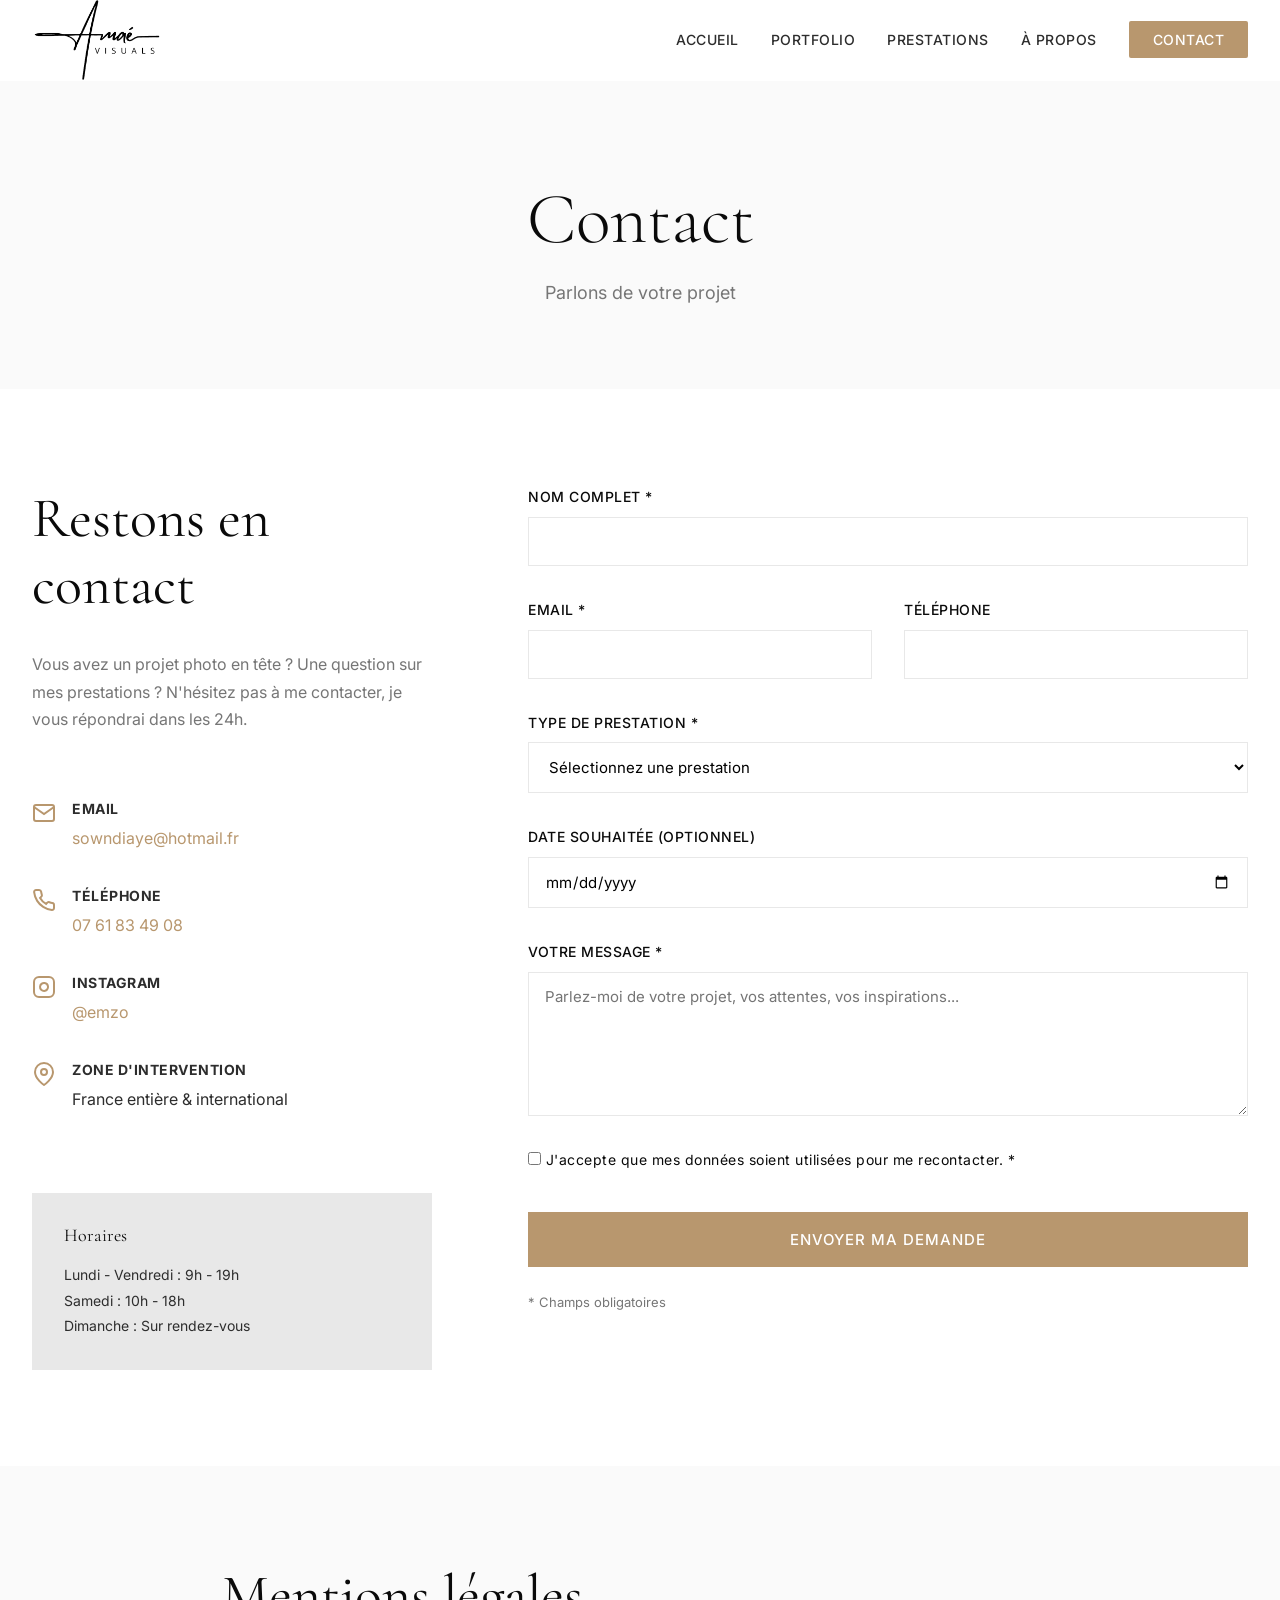
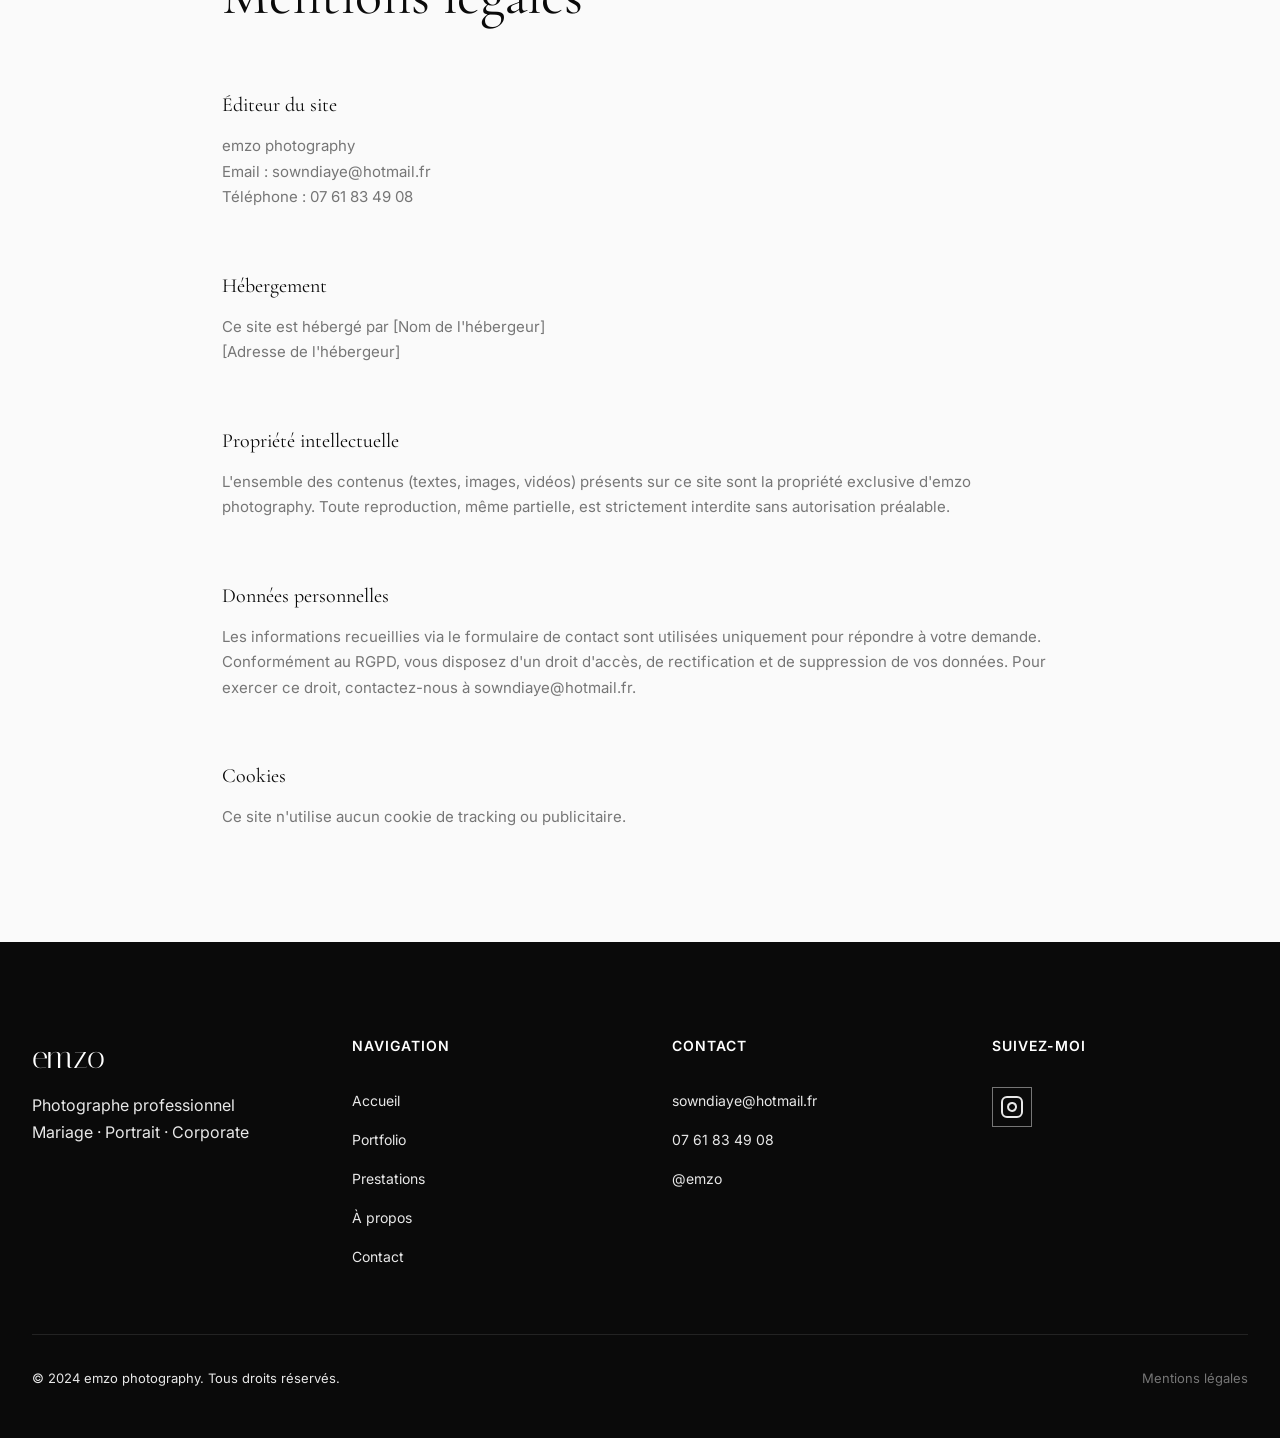
<file: contact.html>
<!DOCTYPE html>
<html lang="fr">

<head>
    <meta charset="UTF-8">
    <meta name="viewport" content="width=device-width, initial-scale=1.0">
    <title>Contact — emzo photography</title>
    <meta name="description" content="Contactez-moi pour réserver une séance photo ou obtenir un devis personnalisé.">

    <link rel="preconnect" href="https://fonts.googleapis.com">
    <link rel="preconnect" href="https://fonts.gstatic.com" crossorigin>
    <link
        href="https://fonts.googleapis.com/css2?family=Cormorant+Garamond:wght@300;400;600&family=Inter:wght@300;400;500;600&family=Italiana&display=swap"
        rel="stylesheet">

    <link rel="stylesheet" href="css/styles.css">
</head>

<body>

    <!-- Navigation -->
    <nav class="nav" id="navbar">
        <div class="nav-container">
            <a href="index.html" class="logo">
                <img src="images/logo_black.png" alt="Emzo Photography" height="130" width="auto">
            </a>
            <button class="menu-toggle" id="menuToggle" aria-label="Menu">
                <span></span>
                <span></span>
                <span></span>
            </button>
            <ul class="nav-menu" id="navMenu">
                <li><a href="index.html">Accueil</a></li>
                <li><a href="portfolio.html">Portfolio</a></li>
                <li><a href="services.html">Prestations</a></li>
                <li><a href="about.html">À propos</a></li>
                <li><a href="contact.html" class="nav-cta active">Contact</a></li>
            </ul>
        </div>
    </nav>

    <!-- Page Header -->
    <section class="page-header">
        <div class="container">
            <h1 class="page-title">Contact</h1>
            <p class="page-subtitle">Parlons de votre projet</p>
        </div>
    </section>

    <!-- Contact Section -->
    <section class="section contact-section">
        <div class="container">
            <div class="contact-grid">

                <!-- Contact Info -->
                <div class="contact-info">
                    <h2>Restons en contact</h2>
                    <p>Vous avez un projet photo en tête ? Une question sur mes prestations ? N'hésitez pas à me
                        contacter, je vous répondrai dans les 24h.</p>

                    <div class="contact-details">
                        <div class="contact-detail-item">
                            <svg width="24" height="24" viewBox="0 0 24 24" fill="none" stroke="currentColor"
                                stroke-width="2">
                                <path d="M4 4h16c1.1 0 2 .9 2 2v12c0 1.1-.9 2-2 2H4c-1.1 0-2-.9-2-2V6c0-1.1.9-2 2-2z">
                                </path>
                                <polyline points="22,6 12,13 2,6"></polyline>
                            </svg>
                            <div>
                                <strong>Email</strong>
                                <a href="mailto:sowndiaye@hotmail.fr">sowndiaye@hotmail.fr</a>
                            </div>
                        </div>

                        <div class="contact-detail-item">
                            <svg width="24" height="24" viewBox="0 0 24 24" fill="none" stroke="currentColor"
                                stroke-width="2">
                                <path
                                    d="M22 16.92v3a2 2 0 0 1-2.18 2 19.79 19.79 0 0 1-8.63-3.07 19.5 19.5 0 0 1-6-6 19.79 19.79 0 0 1-3.07-8.67A2 2 0 0 1 4.11 2h3a2 2 0 0 1 2 1.72 12.84 12.84 0 0 0 .7 2.81 2 2 0 0 1-.45 2.11L8.09 9.91a16 16 0 0 0 6 6l1.27-1.27a2 2 0 0 1 2.11-.45 12.84 12.84 0 0 0 2.81.7A2 2 0 0 1 22 16.92z">
                                </path>
                            </svg>
                            <div>
                                <strong>Téléphone</strong>
                                <a href="tel:+33761834908">07 61 83 49 08</a>
                            </div>
                        </div>

                        <div class="contact-detail-item">
                            <svg width="24" height="24" viewBox="0 0 24 24" fill="none" stroke="currentColor"
                                stroke-width="2">
                                <rect x="2" y="2" width="20" height="20" rx="5" ry="5"></rect>
                                <path d="M16 11.37A4 4 0 1 1 12.63 8 4 4 0 0 1 16 11.37z"></path>
                                <line x1="17.5" y1="6.5" x2="17.51" y2="6.5"></line>
                            </svg>
                            <div>
                                <strong>Instagram</strong>
                                <a href="https://instagram.com/emzo" target="_blank" rel="noopener">@emzo</a>
                            </div>
                        </div>

                        <div class="contact-detail-item">
                            <svg width="24" height="24" viewBox="0 0 24 24" fill="none" stroke="currentColor"
                                stroke-width="2">
                                <path d="M21 10c0 7-9 13-9 13s-9-6-9-13a9 9 0 0 1 18 0z"></path>
                                <circle cx="12" cy="10" r="3"></circle>
                            </svg>
                            <div>
                                <strong>Zone d'intervention</strong>
                                <p>France entière & international</p>
                            </div>
                        </div>
                    </div>

                    <div class="contact-hours">
                        <h3>Horaires</h3>
                        <p>Lundi - Vendredi : 9h - 19h<br>
                            Samedi : 10h - 18h<br>
                            Dimanche : Sur rendez-vous</p>
                    </div>
                </div>

                <!-- Contact Form -->
                <div class="contact-form-wrapper">
                    <form class="contact-form" id="contactForm">
                        <div class="form-group">
                            <label for="name">Nom complet *</label>
                            <input type="text" id="name" name="name" required>
                        </div>

                        <div class="form-row">
                            <div class="form-group">
                                <label for="email">Email *</label>
                                <input type="email" id="email" name="email" required>
                            </div>
                            <div class="form-group">
                                <label for="phone">Téléphone</label>
                                <input type="tel" id="phone" name="phone">
                            </div>
                        </div>

                        <div class="form-group">
                            <label for="service">Type de prestation *</label>
                            <select id="service" name="service" required>
                                <option value="">Sélectionnez une prestation</option>
                                <option value="mariage">Mariage</option>
                                <option value="portrait">Portrait</option>
                                <option value="corporate">Corporate</option>
                                <option value="culinaire">Culinaire</option>
                                <option value="immobilier">Immobilier</option>
                                <option value="famille">Famille</option>
                                <option value="lifestyle">Lifestyle</option>
                                <option value="autre">Autre</option>
                            </select>
                        </div>

                        <div class="form-group">
                            <label for="date">Date souhaitée (optionnel)</label>
                            <input type="date" id="date" name="date">
                        </div>

                        <div class="form-group">
                            <label for="message">Votre message *</label>
                            <textarea id="message" name="message" rows="6" required
                                placeholder="Parlez-moi de votre projet, vos attentes, vos inspirations..."></textarea>
                        </div>

                        <div class="form-group checkbox-group">
                            <label>
                                <input type="checkbox" name="consent" required>
                                <span>J'accepte que mes données soient utilisées pour me recontacter. *</span>
                            </label>
                        </div>

                        <button type="submit" class="btn btn-primary btn-large">Envoyer ma demande</button>

                        <p class="form-note">* Champs obligatoires</p>
                    </form>

                    <div class="form-success" id="formSuccess" style="display: none;">
                        <svg width="64" height="64" viewBox="0 0 24 24" fill="none" stroke="#B8976E" stroke-width="2">
                            <path d="M22 11.08V12a10 10 0 1 1-5.93-9.14"></path>
                            <polyline points="22 4 12 14.01 9 11.01"></polyline>
                        </svg>
                        <h3>Message envoyé !</h3>
                        <p>Merci pour votre demande. Je vous répondrai dans les 24h.</p>
                    </div>
                </div>

            </div>
        </div>
    </section>

    <!-- Mentions légales -->
    <section class="section mentions bg-light" id="mentions">
        <div class="container-small">
            <h2 class="section-title">Mentions légales</h2>

            <div class="mentions-content">
                <h3>Éditeur du site</h3>
                <p>
                    emzo photography<br>
                    Email : sowndiaye@hotmail.fr<br>
                    Téléphone : 07 61 83 49 08
                </p>

                <h3>Hébergement</h3>
                <p>
                    Ce site est hébergé par [Nom de l'hébergeur]<br>
                    [Adresse de l'hébergeur]
                </p>

                <h3>Propriété intellectuelle</h3>
                <p>
                    L'ensemble des contenus (textes, images, vidéos) présents sur ce site sont la propriété exclusive
                    d'emzo photography. Toute reproduction, même partielle, est strictement interdite sans autorisation
                    préalable.
                </p>

                <h3>Données personnelles</h3>
                <p>
                    Les informations recueillies via le formulaire de contact sont utilisées uniquement pour répondre à
                    votre demande. Conformément au RGPD, vous disposez d'un droit d'accès, de rectification et de
                    suppression de vos données. Pour exercer ce droit, contactez-nous à sowndiaye@hotmail.fr.
                </p>

                <h3>Cookies</h3>
                <p>
                    Ce site n'utilise aucun cookie de tracking ou publicitaire.
                </p>
            </div>
        </div>
    </section>

    <!-- Footer -->
    <footer class="footer">
        <div class="container">
            <div class="footer-grid">
                <div class="footer-col">
                    <h3 class="footer-logo">emzo</h3>
                    <p>Photographe professionnel<br>Mariage · Portrait · Corporate</p>
                </div>
                <div class="footer-col">
                    <h4>Navigation</h4>
                    <ul>
                        <li><a href="index.html">Accueil</a></li>
                        <li><a href="portfolio.html">Portfolio</a></li>
                        <li><a href="services.html">Prestations</a></li>
                        <li><a href="about.html">À propos</a></li>
                        <li><a href="contact.html">Contact</a></li>
                    </ul>
                </div>
                <div class="footer-col">
                    <h4>Contact</h4>
                    <ul>
                        <li><a href="mailto:sowndiaye@hotmail.fr">sowndiaye@hotmail.fr</a></li>
                        <li><a href="tel:+33761834908">07 61 83 49 08</a></li>
                        <li><a href="https://instagram.com/emzo" target="_blank" rel="noopener">@emzo</a></li>
                    </ul>
                </div>
                <div class="footer-col">
                    <h4>Suivez-moi</h4>
                    <div class="social-links">
                        <a href="https://instagram.com/emzo" target="_blank" rel="noopener" aria-label="Instagram">
                            <svg width="24" height="24" viewBox="0 0 24 24" fill="none" stroke="currentColor"
                                stroke-width="2">
                                <rect x="2" y="2" width="20" height="20" rx="5" ry="5"></rect>
                                <path d="M16 11.37A4 4 0 1 1 12.63 8 4 4 0 0 1 16 11.37z"></path>
                                <line x1="17.5" y1="6.5" x2="17.51" y2="6.5"></line>
                            </svg>
                        </a>
                    </div>
                </div>
            </div>
            <div class="footer-bottom">
                <p>&copy; 2024 emzo photography. Tous droits réservés.</p>
                <p><a href="contact.html#mentions">Mentions légales</a></p>
            </div>
        </div>
    </footer>

    <script src="js/script.js"></script>
</body>

</html>
</file>
<file: css/styles.css>
/* ===========================
   RESET & BASE
   =========================== */

* {
    margin: 0;
    padding: 0;
    box-sizing: border-box;
}

:root {
    --noir: #0A0A0A;
    --gris-fonce: #2D2D2D;
    --gris-moyen: #767676;
    --gris-clair: #E8E8E8;
    --blanc: #FFFFFF;
    --accent: #B8976E;
    --accent-hover: #A67C52;
    
    --spacing-xs: 8px;
    --spacing-s: 16px;
    --spacing-m: 32px;
    --spacing-l: 64px;
    --spacing-xl: 96px;
    --spacing-xxl: 128px;
    
    --font-serif: 'Cormorant Garamond', serif;
    --font-sans: 'Inter', sans-serif;
    --font-signature: 'Italiana', serif;
    
    --transition: all 0.3s ease;
}

html {
    scroll-behavior: smooth;
}

body {
    font-family: var(--font-sans);
    font-size: 16px;
    line-height: 1.7;
    color: var(--gris-fonce);
    background-color: var(--blanc);
    -webkit-font-smoothing: antialiased;
    -moz-osx-font-smoothing: grayscale;
}

.logo {
    display: inline-flex;
    align-items: center;
    text-decoration: none;
}

.logo img{
    width: auto;
    height: 130px;
    display: block;
    object-fit: contain;
}


img {
    max-width: 100%;
    height: auto;
    display: block;
}

a {
    color: inherit;
    text-decoration: none;
    transition: var(--transition);
}

ul {
    list-style: none;
}

/* ===========================
   TYPOGRAPHY
   =========================== */

h1, h2, h3, h4, h5, h6 {
    font-family: var(--font-serif);
    font-weight: 400;
    line-height: 1.2;
    color: var(--noir);
    margin-bottom: var(--spacing-s);
}

h1 {
    font-size: clamp(40px, 6vw, 72px);
    font-weight: 300;
}

h2 {
    font-size: clamp(32px, 5vw, 56px);
}

h3 {
    font-size: clamp(24px, 3vw, 36px);
}

h4 {
    font-size: 20px;
    font-family: var(--font-sans);
    font-weight: 600;
    text-transform: uppercase;
    letter-spacing: 1px;
    font-size: 14px;
}

p {
    margin-bottom: var(--spacing-s);
}

.lead {
    font-size: 20px;
    line-height: 1.6;
    color: var(--gris-fonce);
}

/* ===========================
   LAYOUT UTILITIES
   =========================== */

.container {
    max-width: 1400px;
    margin: 0 auto;
    padding: 0 var(--spacing-m);
}

.container-small {
    max-width: 900px;
    margin: 0 auto;
    padding: 0 var(--spacing-m);
}

.section {
    padding: var(--spacing-xl) 0;
}

.section-header {
    margin-bottom: var(--spacing-l);
}

.section-header.centered {
    text-align: center;
}

.section-title {
    margin-bottom: var(--spacing-s);
}

.section-intro {
    font-size: 18px;
    color: var(--gris-moyen);
    max-width: 600px;
    margin: 0 auto;
}

.bg-light {
    background-color: #FAFAFA;
}

.bg-dark {
    background-color: var(--noir);
    color: var(--blanc);
}

.bg-dark .section-title,
.bg-dark h2,
.bg-dark h3 {
    color: var(--blanc);
}

.text-center {
    text-align: center;
}

/* ===========================
   BUTTONS
   =========================== */

.btn {
    display: inline-block;
    padding: 14px 32px;
    font-family: var(--font-sans);
    font-size: 14px;
    font-weight: 500;
    text-transform: uppercase;
    letter-spacing: 1px;
    border: none;
    cursor: pointer;
    transition: var(--transition);
    text-align: center;
}

.btn-primary {
    background-color: var(--accent);
    color: var(--blanc);
}

.btn-primary:hover {
    background-color: var(--accent-hover);
    transform: translateY(-2px);
}

.btn-secondary {
    background-color: transparent;
    color: var(--noir);
    border: 2px solid var(--noir);
}

.btn-secondary:hover {
    background-color: var(--noir);
    color: var(--blanc);
}

.btn-large {
    padding: 18px 48px;
    font-size: 15px;
}

.link-arrow {
    color: var(--accent);
    font-weight: 500;
    font-size: 14px;
    text-transform: uppercase;
    letter-spacing: 0.5px;
    transition: var(--transition);
}

.link-arrow:hover {
    color: var(--accent-hover);
    transform: translateX(4px);
}

/* ===========================
   NAVIGATION
   =========================== */

.nav {
    position: fixed;
    top: 0;
    left: 0;
    right: 0;
    z-index: 1000;
    background-color: rgba(255, 255, 255, 0.95);
    backdrop-filter: blur(10px);
    transition: var(--transition);
    border-bottom: 1px solid transparent;
}

.nav.scrolled {
    box-shadow: 0 2px 20px rgba(0,0,0,0.05);
    border-bottom-color: var(--gris-clair);
}

.nav-container {
    max-width: 1400px;
    margin: 0 auto;
    padding: 0 var(--spacing-m);
    display: flex;
    justify-content: space-between;
    align-items: center;
    height: 80px;
}

.logo {
    font-family: var(--font-signature);
    font-size: 28px;
    color: var(--noir);
    font-weight: 400;
}

.nav-menu {
    display: flex;
    gap: var(--spacing-m);
    align-items: center;
}

.nav-menu a {
    font-size: 14px;
    font-weight: 500;
    text-transform: uppercase;
    letter-spacing: 0.5px;
    color: var(--gris-fonce);
    padding: 8px 0;
    position: relative;
}

.nav-menu a::after {
    content: '';
    position: absolute;
    bottom: 0;
    left: 0;
    width: 0;
    height: 2px;
    background-color: var(--accent);
    transition: width 0.3s ease;
}

.nav-menu a:hover::after,
.nav-menu a.active::after {
    width: 100%;
}

.nav-cta {
    background-color: var(--accent);
    color: var(--blanc) !important;
    padding: 10px 24px !important;
    border-radius: 2px;
}

.nav-cta::after {
    display: none;
}

.nav-cta:hover {
    background-color: var(--accent-hover);
}

/* Menu mobile */
.menu-toggle {
    display: none;
    flex-direction: column;
    gap: 6px;
    background: none;
    border: none;
    cursor: pointer;
    padding: 8px;
}

.menu-toggle span {
    width: 25px;
    height: 2px;
    background-color: var(--noir);
    transition: var(--transition);
}

.menu-toggle.active span:nth-child(1) {
    transform: rotate(45deg) translate(8px, 8px);
}

.menu-toggle.active span:nth-child(2) {
    opacity: 0;
}

.menu-toggle.active span:nth-child(3) {
    transform: rotate(-45deg) translate(7px, -7px);
}

@media (max-width: 768px) {
    .menu-toggle {
        display: flex;
    }
    
    .nav-menu {
        position: fixed;
        top: 80px;
        left: 0;
        right: 0;
        background-color: var(--blanc);
        flex-direction: column;
        padding: var(--spacing-m);
        gap: var(--spacing-s);
        transform: translateX(100%);
        transition: transform 0.3s ease;
        box-shadow: 0 4px 20px rgba(0,0,0,0.1);
    }
    
    .nav-menu.active {
        transform: translateX(0);
    }
    
    .nav-menu a {
        width: 100%;
        padding: 12px 0;
    }
}

/* ===========================
   HERO
   =========================== */

.hero {
    height: 100vh;
    display: flex;
    align-items: center;
    justify-content: center;
    position: relative;
    background: linear-gradient(135deg, #f5f5f5 0%, #e8e8e8 100%);
    text-align: center;
    padding: 0 var(--spacing-m);
}

.hero-content {
    max-width: 800px;
    animation: fadeInUp 1s ease;
}

.hero-title {
    margin-bottom: var(--spacing-m);
}

.hero-subtitle {
    font-size: 18px;
    color: var(--gris-moyen);
    margin-bottom: var(--spacing-l);
    font-weight: 300;
}

.hero-scroll {
    position: absolute;
    bottom: 40px;
    left: 50%;
    transform: translateX(-50%);
    display: flex;
    flex-direction: column;
    align-items: center;
    gap: 8px;
    font-size: 12px;
    text-transform: uppercase;
    letter-spacing: 1px;
    color: var(--gris-moyen);
}

.scroll-line {
    width: 1px;
    height: 40px;
    background-color: var(--gris-moyen);
    animation: scrollDown 2s infinite;
}

@keyframes fadeInUp {
    from {
        opacity: 0;
        transform: translateY(30px);
    }
    to {
        opacity: 1;
        transform: translateY(0);
    }
}

@keyframes scrollDown {
    0%, 100% {
        transform: scaleY(0.3);
        transform-origin: top;
    }
    50% {
        transform: scaleY(1);
    }
}

/* ===========================
   PORTFOLIO GRID
   =========================== */

.grid-portfolio {
    display: grid;
    grid-template-columns: repeat(auto-fill, minmax(350px, 1fr));
    gap: var(--spacing-s);
}

.portfolio-item {
    position: relative;
    overflow: hidden;
    aspect-ratio: 4/5;
    cursor: pointer;
    background-color: var(--gris-clair);
}

.portfolio-item img {
    width: 100%;
    height: 100%;
    object-fit: cover;
    transition: transform 0.5s ease;
}

.portfolio-item:hover img {
    transform: scale(1.05);
}

.portfolio-overlay {
    position: absolute;
    top: 0;
    left: 0;
    right: 0;
    bottom: 0;
    background: linear-gradient(to top, rgba(0,0,0,0.7) 0%, transparent 50%);
    display: flex;
    align-items: flex-end;
    padding: var(--spacing-m);
    opacity: 0;
    transition: var(--transition);
}

.portfolio-item:hover .portfolio-overlay {
    opacity: 1;
}

.portfolio-category {
    color: var(--blanc);
    font-size: 14px;
    text-transform: uppercase;
    letter-spacing: 1px;
    font-weight: 500;
}

@media (max-width: 768px) {
    .grid-portfolio {
        grid-template-columns: repeat(auto-fill, minmax(250px, 1fr));
        gap: var(--spacing-xs);
    }
}

/* ===========================
   SERVICES
   =========================== */

.grid-services {
    display: grid;
    grid-template-columns: repeat(auto-fit, minmax(280px, 1fr));
    gap: var(--spacing-m);
}

.service-card {
    padding: var(--spacing-l) var(--spacing-m);
    background-color: var(--blanc);
    border: 1px solid var(--gris-clair);
    transition: var(--transition);
    text-align: center;
}

.service-card:hover {
    transform: translateY(-8px);
    box-shadow: 0 12px 40px rgba(0,0,0,0.08);
    border-color: var(--accent);
}

.service-icon {
    font-family: var(--font-serif);
    font-size: 48px;
    color: var(--accent);
    margin-bottom: var(--spacing-s);
    font-weight: 300;
}

.service-card h3 {
    margin-bottom: var(--spacing-s);
    font-size: 24px;
}

.service-card p {
    color: var(--gris-moyen);
    margin-bottom: var(--spacing-m);
    font-size: 15px;
}

.service-price {
    display: block;
    font-weight: 600;
    color: var(--accent);
    font-size: 18px;
}

/* Services détaillés */
.service-detail {
    display: grid;
    grid-template-columns: 1fr 1fr;
    gap: var(--spacing-l);
    align-items: center;
    margin-bottom: var(--spacing-xxl);
}

.service-detail.reverse {
    direction: rtl;
}

.service-detail.reverse > * {
    direction: ltr;
}

.service-number {
    font-family: var(--font-serif);
    font-size: 80px;
    color: var(--gris-clair);
    font-weight: 300;
    display: block;
    margin-bottom: var(--spacing-s);
}

.service-detail h2 {
    margin-bottom: var(--spacing-m);
}

.service-features {
    margin: var(--spacing-m) 0;
    padding-left: 0;
}

.service-features li {
    padding-left: 28px;
    margin-bottom: 12px;
    position: relative;
    color: var(--gris-fonce);
}

.service-features li::before {
    content: '✓';
    position: absolute;
    left: 0;
    color: var(--accent);
    font-weight: bold;
}

.service-pricing {
    display: flex;
    align-items: baseline;
    gap: 12px;
    margin: var(--spacing-m) 0;
}

.price-label {
    font-size: 14px;
    color: var(--gris-moyen);
    text-transform: uppercase;
    letter-spacing: 0.5px;
}

.price-amount {
    font-family: var(--font-serif);
    font-size: 42px;
    color: var(--accent);
    font-weight: 600;
}

.service-detail-image {
    overflow: hidden;
    border-radius: 2px;
}

.service-detail-image img {
    width: 100%;
    height: 100%;
    object-fit: cover;
    transition: transform 0.5s ease;
}

.service-detail:hover .service-detail-image img {
    transform: scale(1.02);
}

@media (max-width: 1024px) {
    .service-detail,
    .service-detail.reverse {
        grid-template-columns: 1fr;
        direction: ltr;
        gap: var(--spacing-m);
    }
    
    .service-detail-image {
        order: -1;
        max-height: 400px;
    }
}

/* ===========================
   PROCESS
   =========================== */

.grid-process {
    display: grid;
    grid-template-columns: repeat(auto-fit, minmax(240px, 1fr));
    gap: var(--spacing-m);
}

.process-step {
    text-align: center;
    padding: var(--spacing-m);
}

.process-number {
    width: 80px;
    height: 80px;
    border: 2px solid var(--accent);
    border-radius: 50%;
    display: flex;
    align-items: center;
    justify-content: center;
    font-family: var(--font-serif);
    font-size: 32px;
    color: var(--accent);
    margin: 0 auto var(--spacing-m);
}

.process-step h3 {
    font-size: 20px;
    margin-bottom: var(--spacing-s);
}

.process-step p {
    color: var(--gris-moyen);
    font-size: 15px;
}

/* ===========================
   FAQ
   =========================== */

.faq-list {
    max-width: 800px;
    margin: 0 auto;
}

.faq-item {
    border-bottom: 1px solid var(--gris-clair);
    margin-bottom: 0;
}

.faq-question {
    width: 100%;
    background: none;
    border: none;
    padding: var(--spacing-m) 0;
    display: flex;
    justify-content: space-between;
    align-items: center;
    cursor: pointer;
    text-align: left;
    font-size: 18px;
    font-weight: 500;
    color: var(--noir);
    transition: var(--transition);
}

.faq-question:hover {
    color: var(--accent);
}

.faq-icon {
    font-size: 28px;
    color: var(--accent);
    transition: transform 0.3s ease;
}

.faq-item.active .faq-icon {
    transform: rotate(45deg);
}

.faq-answer {
    max-height: 0;
    overflow: hidden;
    transition: max-height 0.3s ease;
}

.faq-item.active .faq-answer {
    max-height: 500px;
    padding-bottom: var(--spacing-m);
}

.faq-answer p {
    color: var(--gris-moyen);
    line-height: 1.7;
}

/* ===========================
   ABOUT
   =========================== */

.about-grid {
    display: grid;
    grid-template-columns: 400px 1fr;
    gap: var(--spacing-xl);
    align-items: start;
}

.about-image {
    position: sticky;
    top: 100px;
}

.about-image img {
    width: 100%;
    border-radius: 2px;
}

.about-content h2 {
    margin-bottom: var(--spacing-m);
}

.about-content p {
    margin-bottom: var(--spacing-m);
}

@media (max-width: 1024px) {
    .about-grid {
        grid-template-columns: 1fr;
        gap: var(--spacing-m);
    }
    
    .about-image {
        position: relative;
        top: 0;
        max-width: 400px;
        margin: 0 auto;
    }
}

/* About page */
.about-intro {
    display: grid;
    grid-template-columns: 350px 1fr;
    gap: var(--spacing-l);
    margin-bottom: var(--spacing-xxl);
}

.about-photo {
    width: 100%;
    border-radius: 2px;
}

.about-text h2 {
    margin-bottom: var(--spacing-m);
}

.philosophy-grid {
    display: grid;
    grid-template-columns: repeat(auto-fit, minmax(250px, 1fr));
    gap: var(--spacing-l);
    margin-top: var(--spacing-l);
}

.philosophy-item h3 {
    font-size: 22px;
    margin-bottom: var(--spacing-s);
    color: var(--accent);
}

.philosophy-item p {
    color: var(--gris-moyen);
    font-size: 15px;
}

.equipment-list {
    display: grid;
    grid-template-columns: repeat(auto-fit, minmax(250px, 1fr));
    gap: var(--spacing-m);
}

.equipment-item {
    padding: var(--spacing-m);
    background-color: var(--gris-clair);
}

.equipment-item h4 {
    margin-bottom: var(--spacing-s);
    color: var(--accent);
}

.equipment-item p {
    color: var(--gris-fonce);
    font-size: 14px;
    margin: 0;
}

.clients-logos {
    display: flex;
    justify-content: center;
    align-items: center;
    gap: var(--spacing-l);
    flex-wrap: wrap;
    margin-top: var(--spacing-l);
}

.client-logo {
    font-family: var(--font-serif);
    font-size: 28px;
    color: var(--gris-moyen);
    opacity: 0.6;
    transition: var(--transition);
}

.client-logo:hover {
    opacity: 1;
    color: var(--accent);
}

@media (max-width: 768px) {
    .about-intro {
        grid-template-columns: 1fr;
    }
}

/* ===========================
   TESTIMONIALS
   =========================== */

.grid-testimonials {
    display: grid;
    grid-template-columns: repeat(auto-fit, minmax(300px, 1fr));
    gap: var(--spacing-m);
}

.testimonial-card {
    padding: var(--spacing-l);
    background-color: rgba(255,255,255,0.05);
    border: 1px solid rgba(255,255,255,0.1);
}

.stars {
    color: var(--accent);
    font-size: 18px;
    margin-bottom: var(--spacing-s);
}

.testimonial-text {
    font-style: italic;
    margin-bottom: var(--spacing-m);
    color: var(--gris-clair);
    font-size: 16px;
    line-height: 1.7;
}

.testimonial-author {
    display: flex;
    flex-direction: column;
    gap: 4px;
}

.testimonial-author strong {
    color: var(--blanc);
    font-weight: 600;
}

.testimonial-author span {
    font-size: 13px;
    color: var(--gris-moyen);
}

/* ===========================
   CTA FINAL
   =========================== */

.cta-final {
    padding: var(--spacing-xxl) 0;
}

.cta-title {
    margin-bottom: var(--spacing-m);
}

.cta-subtitle {
    font-size: 18px;
    color: var(--gris-moyen);
    margin-bottom: var(--spacing-l);
}

/* ===========================
   CONTACT
   =========================== */

.contact-grid {
    display: grid;
    grid-template-columns: 400px 1fr;
    gap: var(--spacing-xl);
}

.contact-info h2 {
    margin-bottom: var(--spacing-m);
}

.contact-info > p {
    margin-bottom: var(--spacing-l);
    color: var(--gris-moyen);
}

.contact-details {
    display: flex;
    flex-direction: column;
    gap: var(--spacing-m);
    margin-bottom: var(--spacing-l);
}

.contact-detail-item {
    display: flex;
    gap: var(--spacing-s);
}

.contact-detail-item svg {
    flex-shrink: 0;
    color: var(--accent);
    margin-top: 4px;
}

.contact-detail-item strong {
    display: block;
    margin-bottom: 4px;
    font-size: 14px;
    text-transform: uppercase;
    letter-spacing: 0.5px;
}

.contact-detail-item a {
    color: var(--accent);
}

.contact-detail-item a:hover {
    text-decoration: underline;
}

.contact-hours {
    padding: var(--spacing-m);
    background-color: var(--gris-clair);
    margin-top: var(--spacing-l);
}

.contact-hours h3 {
    font-size: 18px;
    margin-bottom: var(--spacing-s);
}

.contact-hours p {
    font-size: 14px;
    line-height: 1.8;
    margin: 0;
}

/* Form */
.contact-form-wrapper {
    position: relative;
}

.contact-form {
    display: flex;
    flex-direction: column;
    gap: var(--spacing-m);
}

.form-group {
    display: flex;
    flex-direction: column;
}

.form-group label {
    margin-bottom: 8px;
    font-weight: 500;
    font-size: 14px;
    text-transform: uppercase;
    letter-spacing: 0.5px;
    color: var(--noir);
}

.form-group input,
.form-group select,
.form-group textarea {
    padding: 14px 16px;
    border: 1px solid var(--gris-clair);
    font-family: var(--font-sans);
    font-size: 15px;
    transition: var(--transition);
    background-color: var(--blanc);
}

.form-group input:focus,
.form-group select:focus,
.form-group textarea:focus {
    outline: none;
    border-color: var(--accent);
}

.form-row {
    display: grid;
    grid-template-columns: 1fr 1fr;
    gap: var(--spacing-m);
}

.checkbox-group label {
    flex-direction: row;
    align-items: flex-start;
    gap: 12px;
    text-transform: none;
    font-weight: 400;
    cursor: pointer;
}

.checkbox-group input[type="checkbox"] {
    margin-top: 4px;
    cursor: pointer;
}

.form-note {
    font-size: 13px;
    color: var(--gris-moyen);
    margin-top: -8px;
}

.form-success {
    position: absolute;
    top: 50%;
    left: 50%;
    transform: translate(-50%, -50%);
    text-align: center;
    padding: var(--spacing-l);
    background-color: var(--blanc);
    border: 2px solid var(--accent);
    width: 100%;
    max-width: 400px;
}

.form-success svg {
    margin: 0 auto var(--spacing-m);
}

.form-success h3 {
    color: var(--accent);
    margin-bottom: var(--spacing-s);
}

@media (max-width: 1024px) {
    .contact-grid {
        grid-template-columns: 1fr;
        gap: var(--spacing-l);
    }
    
    .form-row {
        grid-template-columns: 1fr;
    }
}

/* Mentions */
.mentions-content h3 {
    font-size: 20px;
    margin-top: var(--spacing-l);
    margin-bottom: var(--spacing-s);
}

.mentions-content p {
    color: var(--gris-moyen);
    font-size: 15px;
}

/* ===========================
   PORTFOLIO FILTERS
   =========================== */

.portfolio-filters {
    padding: var(--spacing-m) 0;
    background-color: var(--blanc);
    position: sticky;
    top: 80px;
    z-index: 100;
    border-bottom: 1px solid var(--gris-clair);
}

.filters {
    display: flex;
    gap: var(--spacing-s);
    flex-wrap: wrap;
    justify-content: center;
}

.filter-btn {
    padding: 10px 20px;
    background-color: transparent;
    border: 1px solid var(--gris-clair);
    font-family: var(--font-sans);
    font-size: 13px;
    text-transform: uppercase;
    letter-spacing: 0.5px;
    cursor: pointer;
    transition: var(--transition);
    color: var(--gris-fonce);
}

.filter-btn:hover,
.filter-btn.active {
    background-color: var(--accent);
    border-color: var(--accent);
    color: var(--blanc);
}

.portfolio-item.hidden {
    display: none;
}

/* ===========================
   LIGHTBOX
   =========================== */

.lightbox {
    position: fixed;
    top: 0;
    left: 0;
    right: 0;
    bottom: 0;
    background-color: rgba(0,0,0,0.95);
    z-index: 9999;
    display: none;
    align-items: center;
    justify-content: center;
    padding: var(--spacing-m);
}

.lightbox.active {
    display: flex;
}

.lightbox img {
    max-width: 90%;
    max-height: 90vh;
    object-fit: contain;
}

.lightbox-close,
.lightbox-prev,
.lightbox-next {
    position: absolute;
    background-color: rgba(255,255,255,0.1);
    border: none;
    color: var(--blanc);
    font-size: 32px;
    width: 50px;
    height: 50px;
    cursor: pointer;
    transition: var(--transition);
    display: flex;
    align-items: center;
    justify-content: center;
}

.lightbox-close:hover,
.lightbox-prev:hover,
.lightbox-next:hover {
    background-color: rgba(255,255,255,0.2);
}

.lightbox-close {
    top: 20px;
    right: 20px;
}

.lightbox-prev {
    left: 20px;
    top: 50%;
    transform: translateY(-50%);
}

.lightbox-next {
    right: 20px;
    top: 50%;
    transform: translateY(-50%);
}

.lightbox-caption {
    position: absolute;
    bottom: 20px;
    left: 50%;
    transform: translateX(-50%);
    color: var(--blanc);
    font-size: 14px;
    text-transform: uppercase;
    letter-spacing: 1px;
}

/* ===========================
   PAGE HEADER
   =========================== */

.page-header {
    padding: calc(80px + var(--spacing-xl)) 0 var(--spacing-l);
    text-align: center;
    background-color: #FAFAFA;
}

.page-title {
    margin-bottom: var(--spacing-s);
}

.page-subtitle {
    font-size: 18px;
    color: var(--gris-moyen);
}

/* ===========================
   FOOTER
   =========================== */

.footer {
    background-color: var(--noir);
    color: var(--gris-clair);
    padding: var(--spacing-xl) 0 var(--spacing-m);
}

.footer-grid {
    display: grid;
    grid-template-columns: repeat(auto-fit, minmax(200px, 1fr));
    gap: var(--spacing-l);
    margin-bottom: var(--spacing-l);
}

.footer-logo {
    font-family: var(--font-signature);
    font-size: 32px;
    color: var(--blanc);
    margin-bottom: var(--spacing-s);
}

.footer-col h4 {
    color: var(--blanc);
    margin-bottom: var(--spacing-m);
}

.footer-col ul {
    display: flex;
    flex-direction: column;
    gap: 12px;
}

.footer-col a {
    color: var(--gris-clair);
    font-size: 14px;
    transition: var(--transition);
}

.footer-col a:hover {
    color: var(--accent);
}

.social-links {
    display: flex;
    gap: var(--spacing-s);
}

.social-links a {
    width: 40px;
    height: 40px;
    border: 1px solid var(--gris-moyen);
    display: flex;
    align-items: center;
    justify-content: center;
    transition: var(--transition);
}

.social-links a:hover {
    border-color: var(--accent);
    background-color: var(--accent);
}

.footer-bottom {
    border-top: 1px solid rgba(255,255,255,0.1);
    padding-top: var(--spacing-m);
    display: flex;
    justify-content: space-between;
    align-items: center;
    flex-wrap: wrap;
    gap: var(--spacing-s);
    font-size: 13px;
}

.footer-bottom a {
    color: var(--gris-moyen);
}

.footer-bottom a:hover {
    color: var(--accent);
}

@media (max-width: 768px) {
    .footer-grid {
        grid-template-columns: 1fr;
        text-align: center;
    }
    
    .social-links {
        justify-content: center;
    }
    
    .footer-bottom {
        flex-direction: column;
        text-align: center;
    }
}

/* ===========================
   RESPONSIVE
   =========================== */

@media (max-width: 768px) {
    :root {
        --spacing-m: 24px;
        --spacing-l: 48px;
        --spacing-xl: 64px;
        --spacing-xxl: 80px;
    }
    
    .section {
        padding: var(--spacing-l) 0;
    }
    
    .hero {
        height: 80vh;
    }
    
    .service-detail {
        margin-bottom: var(--spacing-l);
    }
}
</file>
